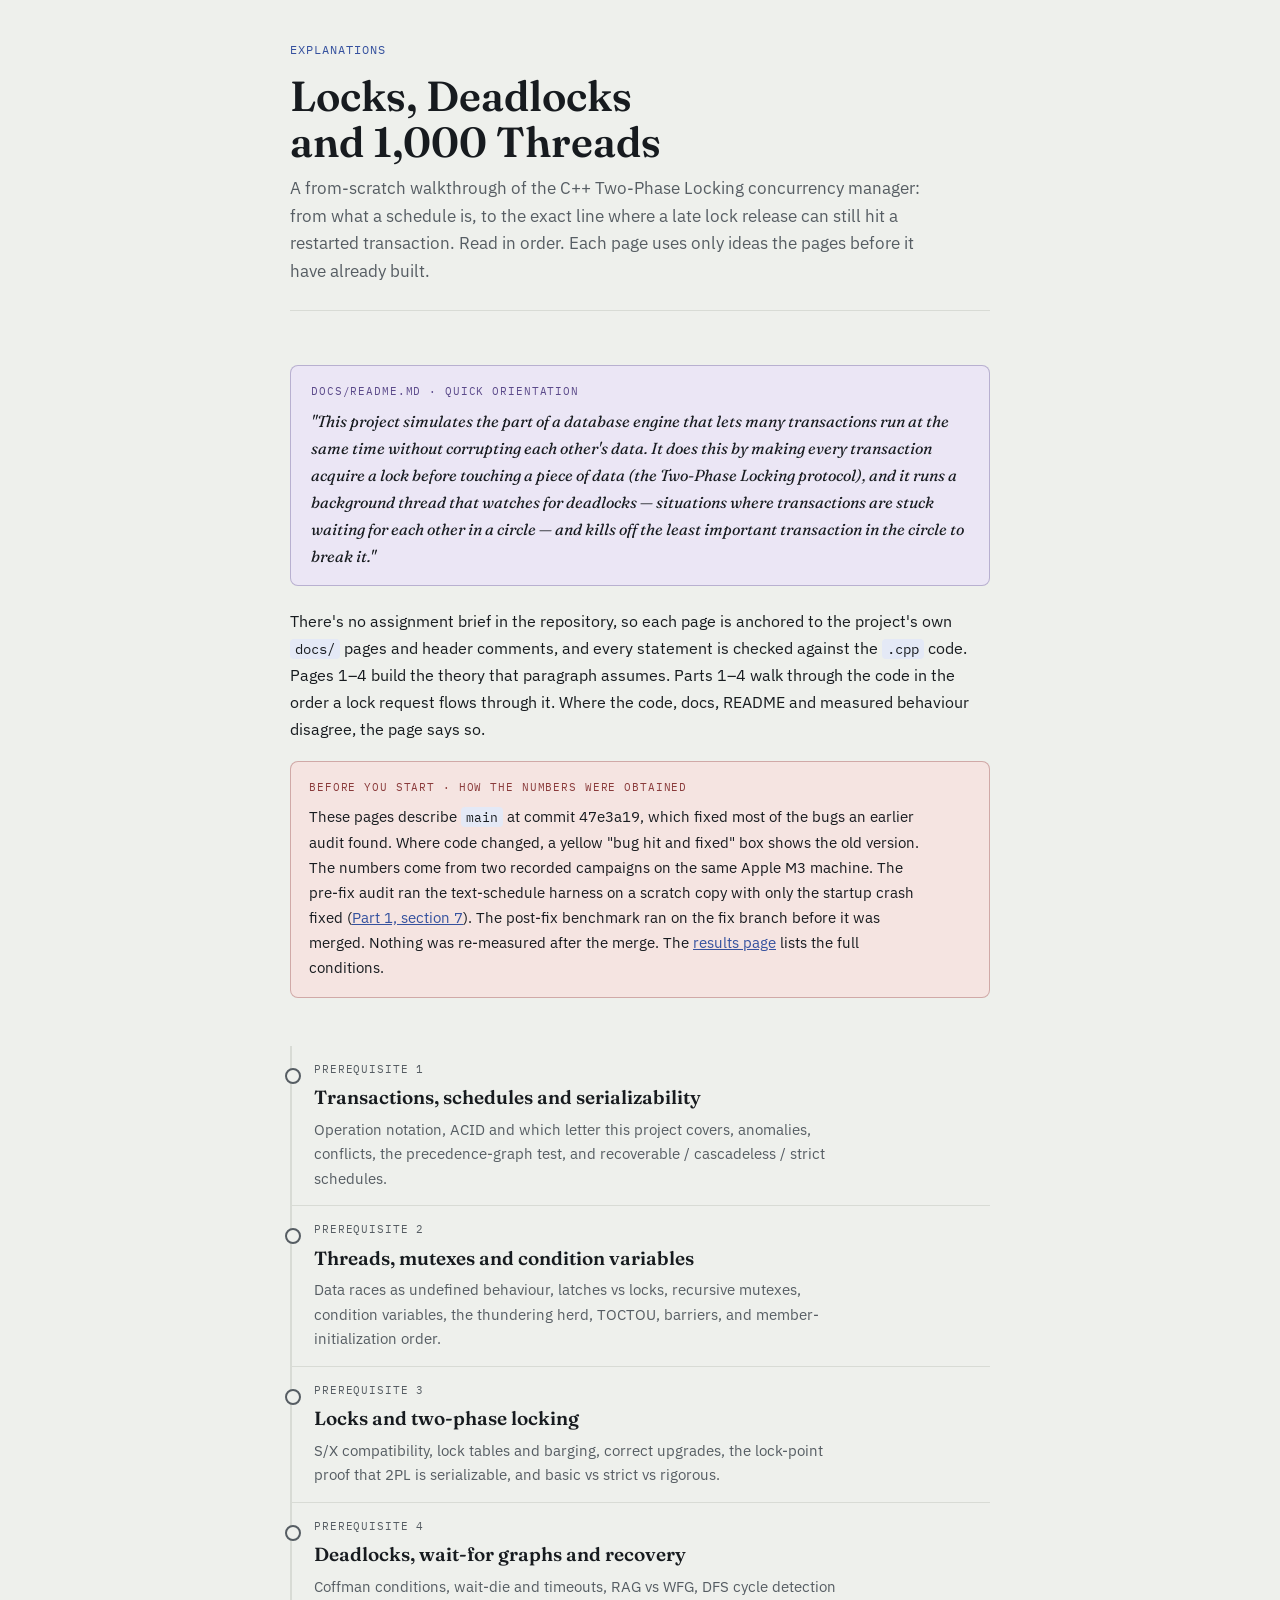
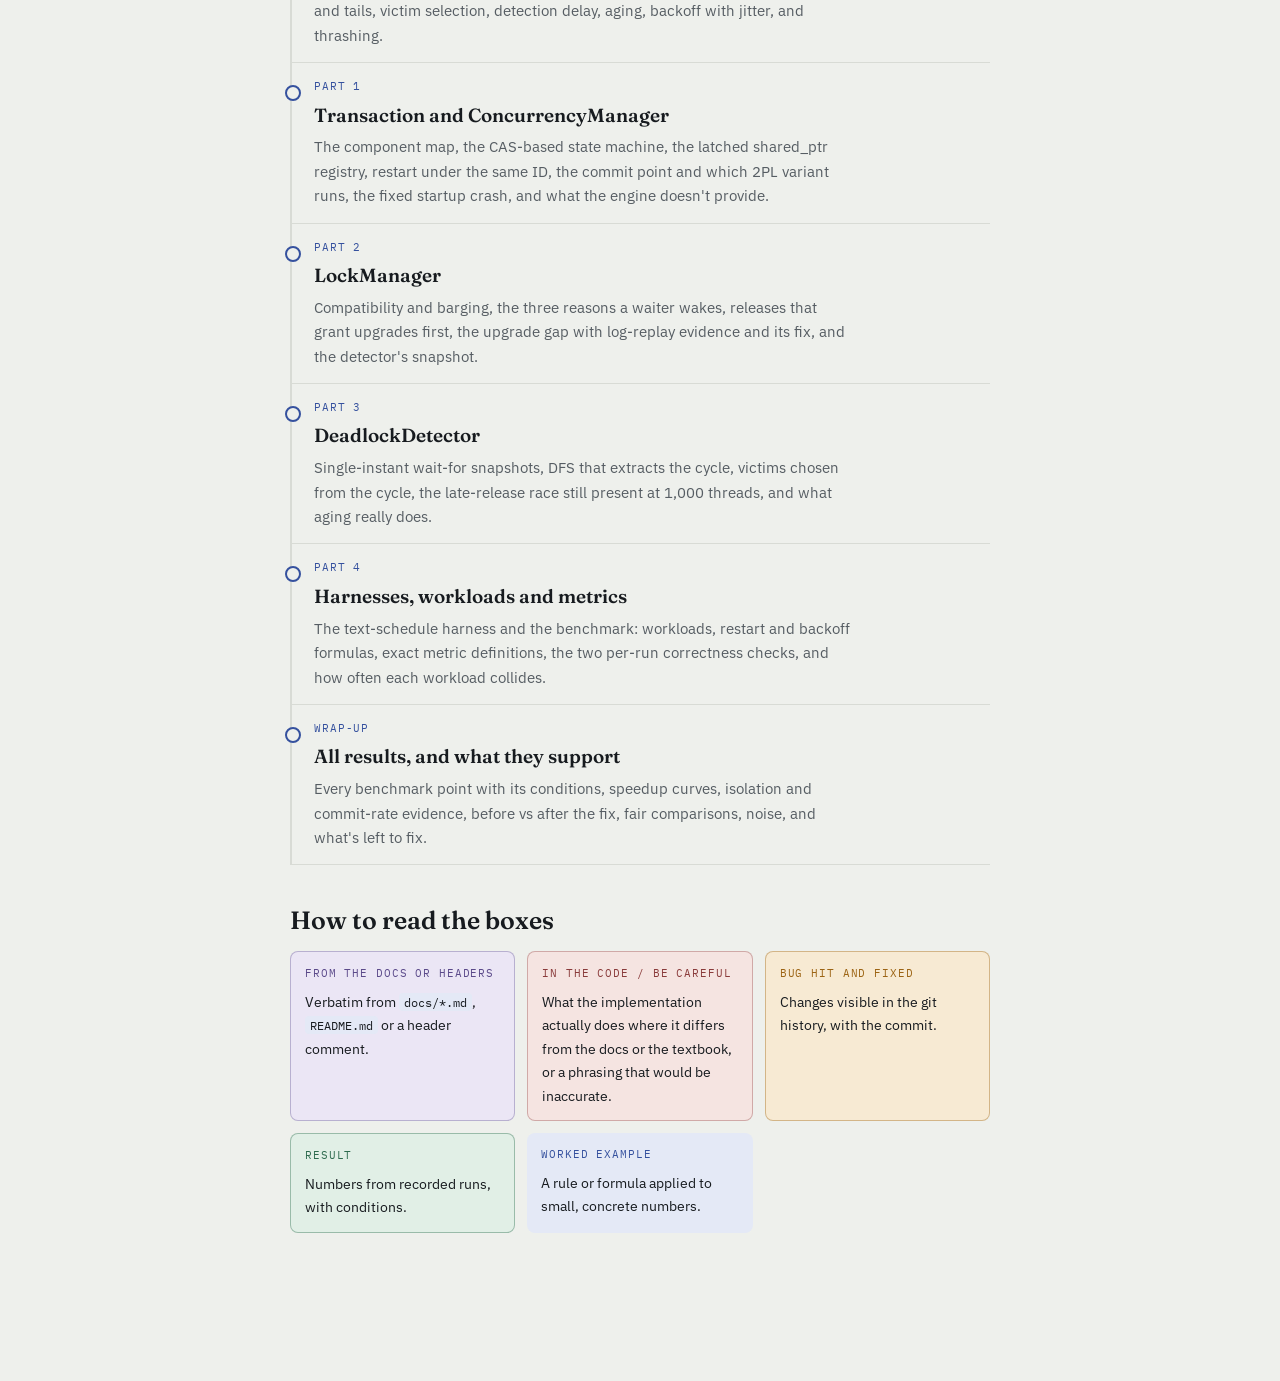
<file: explanations/index.html>
<!doctype html>
<html lang="en">
<head>
<meta charset="UTF-8">
<title>Concurrency Manager · Explanations</title>
<meta name="viewport" content="width=device-width, initial-scale=1.0">
<link rel="stylesheet" href="https://fonts.googleapis.com/css2?family=Fraunces:ital,opsz,wght@0,9..144,400;0,9..144,600;1,9..144,500&family=IBM+Plex+Sans:ital,wght@0,400;0,600;1,400&family=IBM+Plex+Mono:wght@400;500&display=swap">
<link rel="stylesheet" href="style.css">
</head>
<body>
<div class="page">
  <header class="masthead">
    <div class="crumb"><span class="here">Explanations</span></div>
    <h1 class="title">Locks, Deadlocks and 1,000 Threads</h1>
    <p class="dek">A from-scratch walkthrough of the C++ Two-Phase Locking concurrency manager: from what a schedule is, to the exact line where a late lock release can still hit a restarted transaction. Read in order. Each page uses only ideas the pages before it have already built.</p>
  </header>
  <main>
    <section>
      <div class="spec-quote">
        <span class="box-label">docs/README.md · quick orientation</span>
        <blockquote>"This project simulates the part of a database engine that lets many transactions run at the same time without corrupting each other's data. It does this by making every transaction acquire a lock before touching a piece of data (the Two-Phase Locking protocol), and it runs a background thread that watches for deadlocks — situations where transactions are stuck waiting for each other in a circle — and kills off the least important transaction in the circle to break it."</blockquote>
      </div>
      <p>There's no assignment brief in the repository, so each page is anchored to the project's own <code>docs/</code> pages and header comments, and every statement is checked against the <code>.cpp</code> code. Pages 1–4 build the theory that paragraph assumes. Parts 1–4 walk through the code in the order a lock request flows through it. Where the code, docs, README and measured behaviour disagree, the page says so.</p>
      <div class="callout impl">
        <span class="box-label">Before you start · how the numbers were obtained</span>
        <p>These pages describe <code>main</code> at commit 47e3a19, which fixed most of the bugs an earlier audit found. Where code changed, a yellow "bug hit and fixed" box shows the old version. The numbers come from two recorded campaigns on the same Apple M3 machine. The pre-fix audit ran the text-schedule harness on a scratch copy with only the startup crash fixed (<a href="05-part-transaction-and-manager.html#s7">Part 1, section 7</a>). The post-fix benchmark ran on the fix branch before it was merged. Nothing was re-measured after the merge. The <a href="09-results-and-takeaways.html#s1">results page</a> lists the full conditions.</p>
      </div>
    </section>

    <ol class="toc">
      <li class="pre"><a href="01-transactions-and-serializability.html"><span class="num">Prerequisite 1</span><span class="name">Transactions, schedules and serializability</span></a><div class="desc">Operation notation, ACID and which letter this project covers, anomalies, conflicts, the precedence-graph test, and recoverable / cascadeless / strict schedules.</div></li>
      <li class="pre"><a href="02-threads-mutexes-condvars.html"><span class="num">Prerequisite 2</span><span class="name">Threads, mutexes and condition variables</span></a><div class="desc">Data races as undefined behaviour, latches vs locks, recursive mutexes, condition variables, the thundering herd, TOCTOU, barriers, and member-initialization order.</div></li>
      <li class="pre"><a href="03-locks-and-2pl.html"><span class="num">Prerequisite 3</span><span class="name">Locks and two-phase locking</span></a><div class="desc">S/X compatibility, lock tables and barging, correct upgrades, the lock-point proof that 2PL is serializable, and basic vs strict vs rigorous.</div></li>
      <li class="pre"><a href="04-deadlocks-and-wait-for-graphs.html"><span class="num">Prerequisite 4</span><span class="name">Deadlocks, wait-for graphs and recovery</span></a><div class="desc">Coffman conditions, wait-die and timeouts, RAG vs WFG, DFS cycle detection and tails, victim selection, detection delay, aging, backoff with jitter, and thrashing.</div></li>
      <li><a href="05-part-transaction-and-manager.html"><span class="num">Part 1</span><span class="name">Transaction and ConcurrencyManager</span></a><div class="desc">The component map, the CAS-based state machine, the latched shared_ptr registry, restart under the same ID, the commit point and which 2PL variant runs, the fixed startup crash, and what the engine doesn't provide.</div></li>
      <li><a href="06-part-lock-manager.html"><span class="num">Part 2</span><span class="name">LockManager</span></a><div class="desc">Compatibility and barging, the three reasons a waiter wakes, releases that grant upgrades first, the upgrade gap with log-replay evidence and its fix, and the detector's snapshot.</div></li>
      <li><a href="07-part-deadlock-detector.html"><span class="num">Part 3</span><span class="name">DeadlockDetector</span></a><div class="desc">Single-instant wait-for snapshots, DFS that extracts the cycle, victims chosen from the cycle, the late-release race still present at 1,000 threads, and what aging really does.</div></li>
      <li><a href="08-part-harness-and-metrics.html"><span class="num">Part 4</span><span class="name">Harnesses, workloads and metrics</span></a><div class="desc">The text-schedule harness and the benchmark: workloads, restart and backoff formulas, exact metric definitions, the two per-run correctness checks, and how often each workload collides.</div></li>
      <li><a href="09-results-and-takeaways.html"><span class="num">Wrap-up</span><span class="name">All results, and what they support</span></a><div class="desc">Every benchmark point with its conditions, speedup curves, isolation and commit-rate evidence, before vs after the fix, fair comparisons, noise, and what's left to fix.</div></li>
    </ol>

    <section>
      <h2>How to read the boxes</h2>
      <div class="legend">
        <div class="spec-quote"><span class="box-label">From the docs or headers</span><p>Verbatim from <code>docs/*.md</code>, <code>README.md</code> or a header comment.</p></div>
        <div class="callout impl"><span class="box-label">In the code / Be careful</span><p>What the implementation actually does where it differs from the docs or the textbook, or a phrasing that would be inaccurate.</p></div>
        <div class="callout fix"><span class="box-label">Bug hit and fixed</span><p>Changes visible in the git history, with the commit.</p></div>
        <div class="callout result"><span class="box-label">Result</span><p>Numbers from recorded runs, with conditions.</p></div>
        <div class="worked"><span class="box-label">Worked example</span><p>A rule or formula applied to small, concrete numbers.</p></div>
      </div>
    </section>
  </main>
</div>
</body>
</html>
</file>
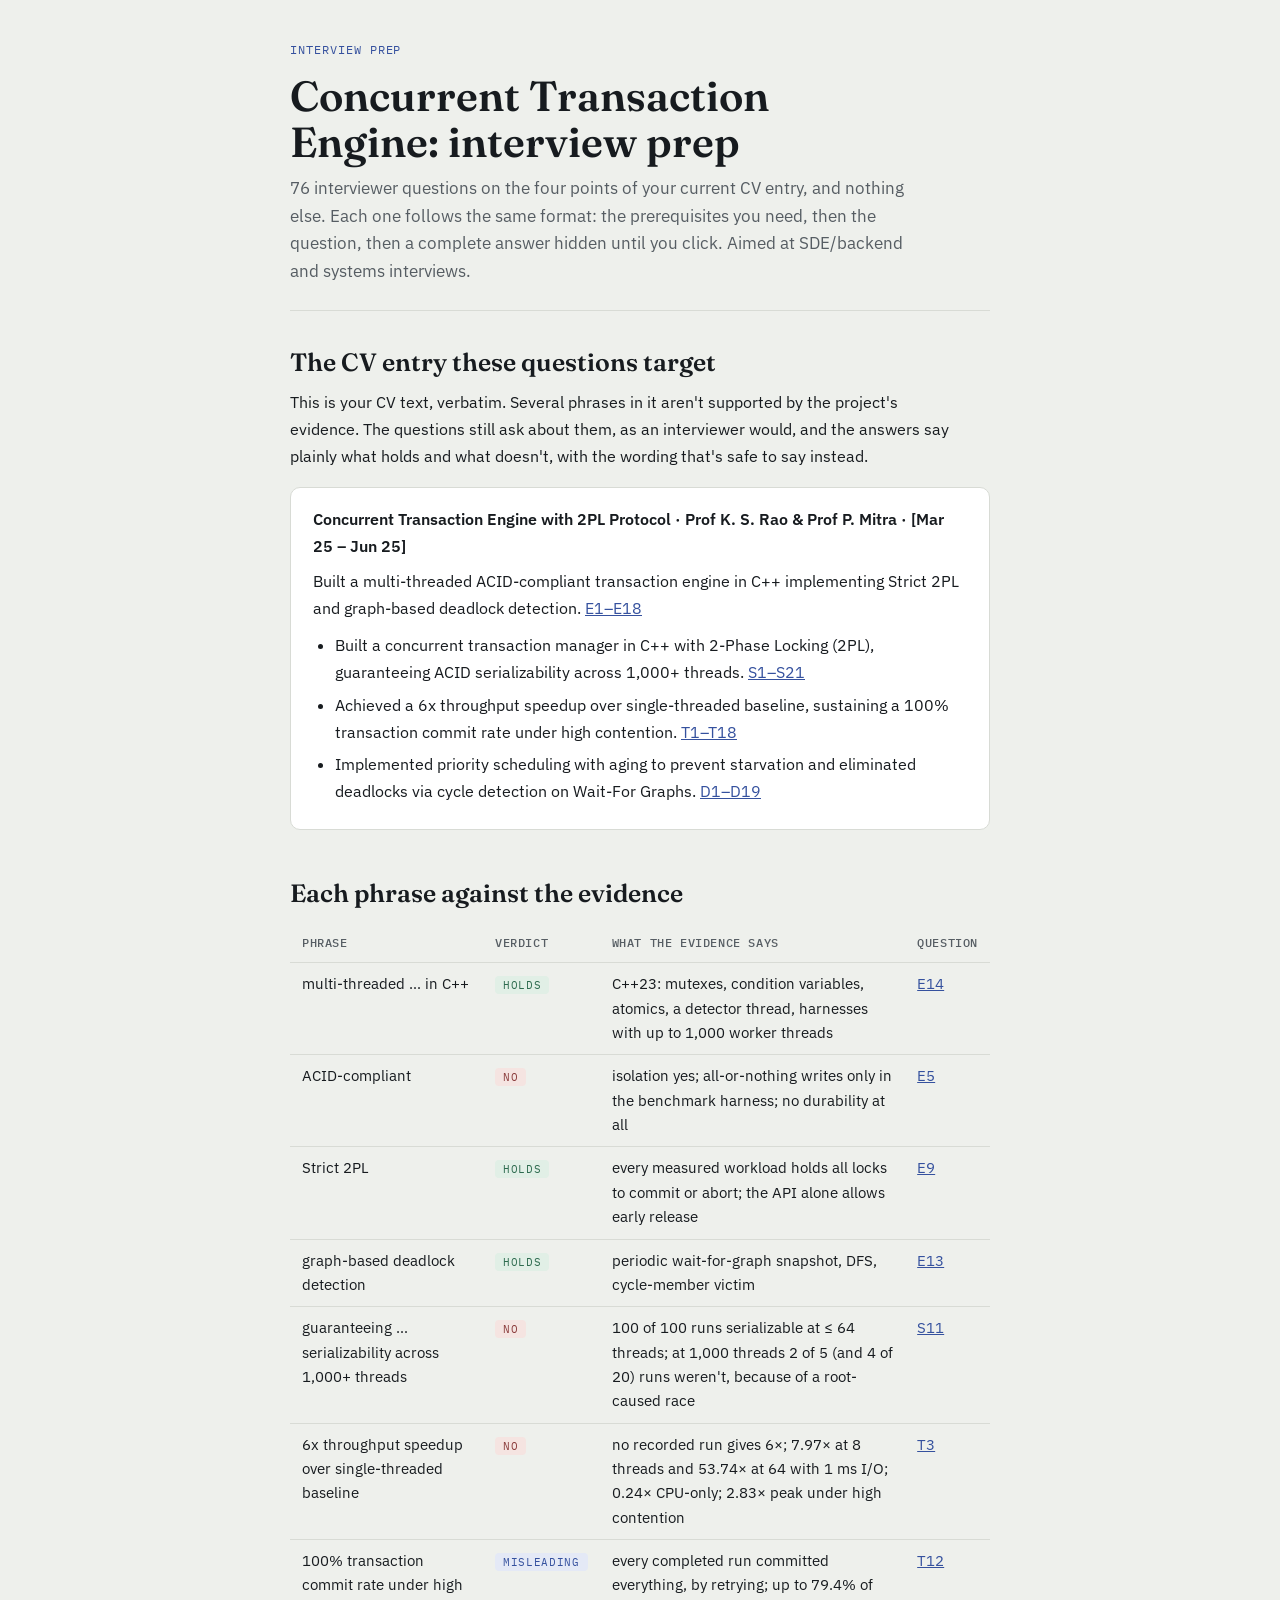
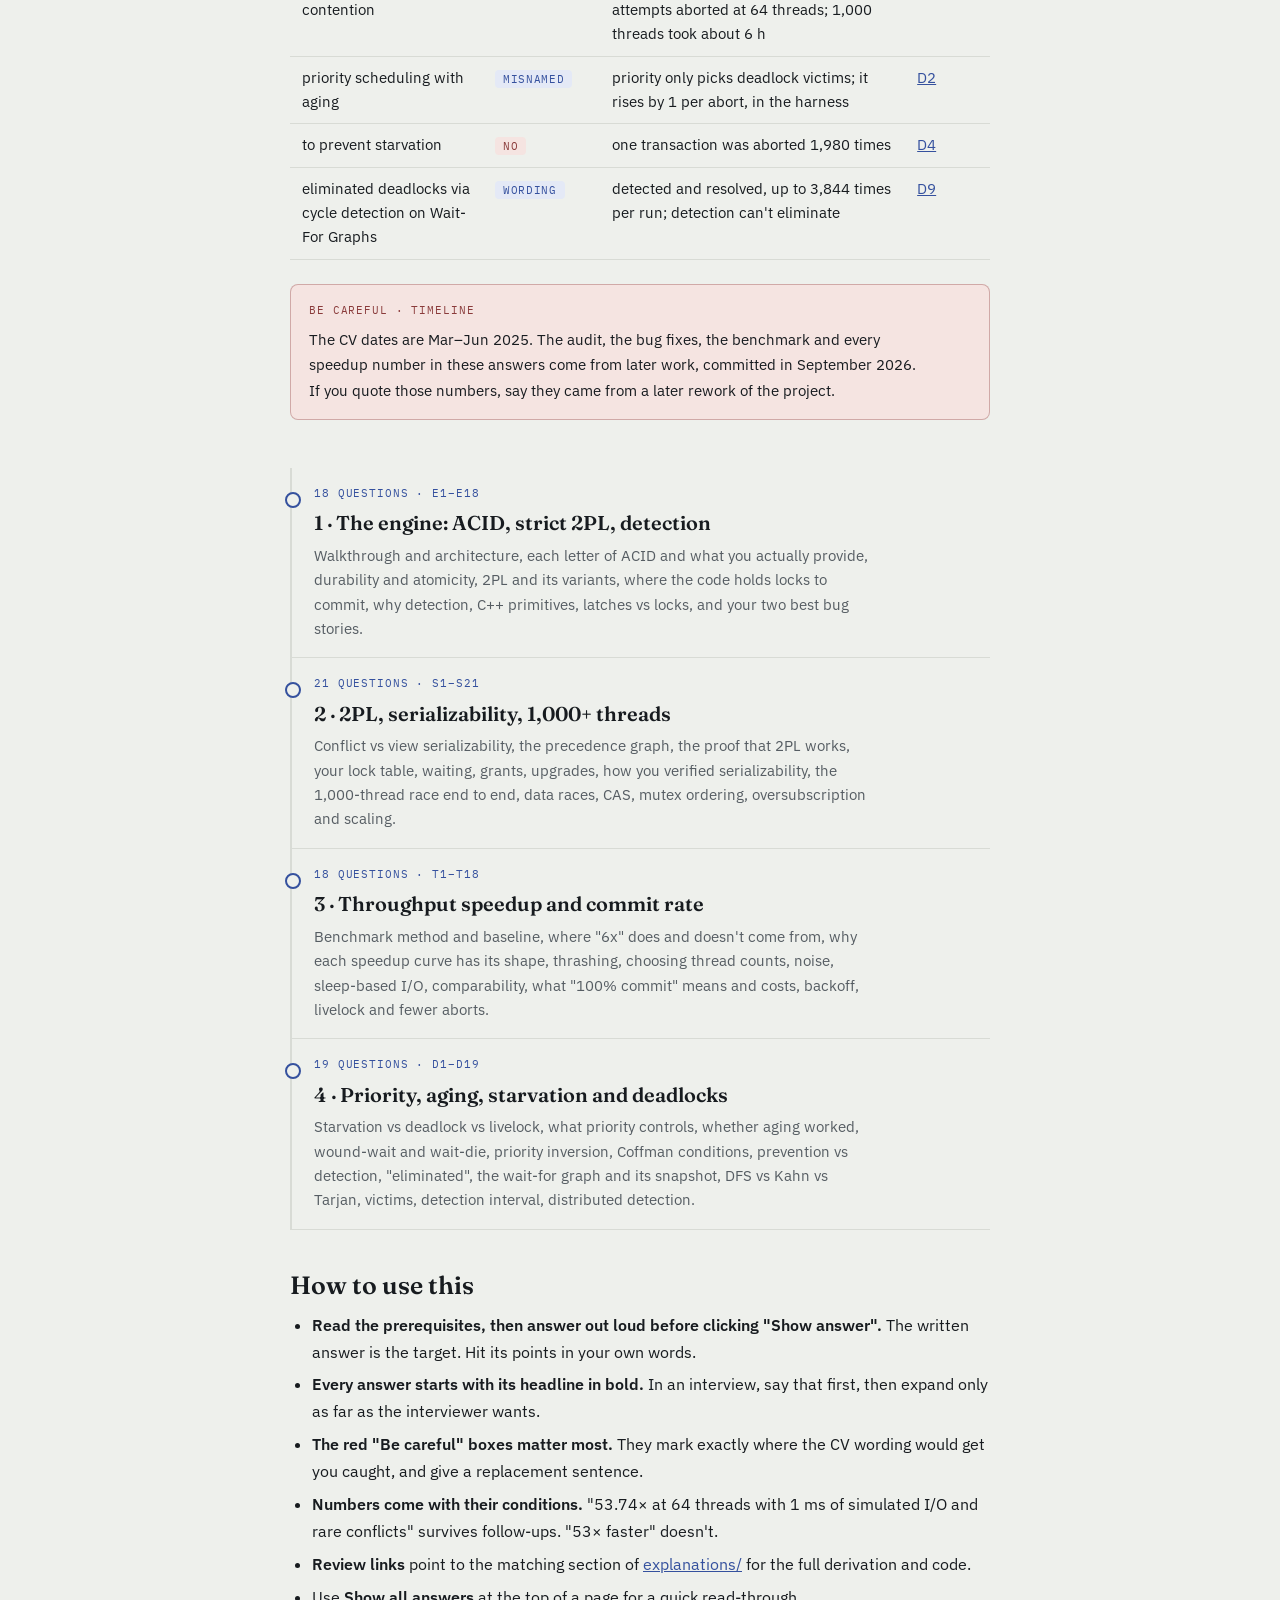
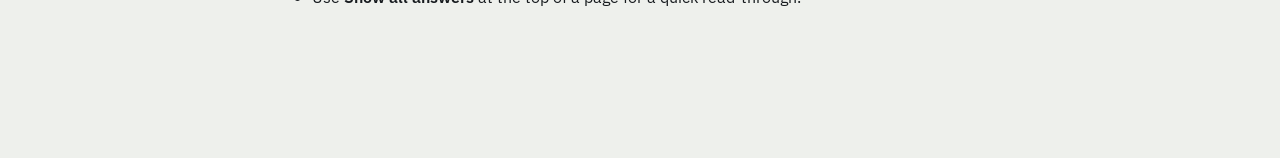
<file: test/index.html>
<!doctype html>
<html lang="en">
<head>
<meta charset="UTF-8">
<title>Concurrent Transaction Engine · Interview Prep</title>
<meta name="viewport" content="width=device-width, initial-scale=1.0">
<link rel="stylesheet" href="https://fonts.googleapis.com/css2?family=Fraunces:ital,opsz,wght@0,9..144,400;0,9..144,600;1,9..144,500&family=IBM+Plex+Sans:ital,wght@0,400;0,600;1,400&family=IBM+Plex+Mono:wght@400;500&display=swap">
<link rel="stylesheet" href="style.css">
<link rel="stylesheet" href="qa.css">
<style>
  .toc{ list-style:none; margin:0 0 40px; padding:0; border-left:2px solid var(--rule); }
  .toc li{ position:relative; padding:16px 0 16px 22px; border-bottom:1px solid var(--rule); max-width:none; margin:0; }
  .toc li::before{ content:''; position:absolute; left:-7px; top:24px; width:12px; height:12px; border-radius:50%; background:var(--paper); border:2px solid var(--accent); }
  .toc a{ text-decoration:none; display:block; }
  .toc a:hover .name{ color:var(--accent); }
  .toc .num{ font-family:'IBM Plex Mono', ui-monospace, Menlo, monospace; font-size:11px; color:var(--accent); text-transform:uppercase; letter-spacing:.08em; display:block; margin-bottom:4px; }
  .toc .name{ font-family:'Fraunces', Georgia, serif; font-size:20px; font-weight:600; color:var(--ink); }
  .toc .desc{ font-size:14.5px; color:var(--ink-soft); margin-top:4px; max-width:62ch; }
</style>
</head>
<body>
<div class="page">
  <header class="masthead">
    <div class="crumb"><span class="here">Interview prep</span></div>
    <h1 class="title">Concurrent Transaction Engine: interview prep</h1>
    <p class="dek">76 interviewer questions on the four points of your current CV entry, and nothing else. Each one follows the same format: the prerequisites you need, then the question, then a complete answer hidden until you click. Aimed at SDE/backend and systems interviews.</p>
  </header>
  <main>

    <section>
      <h2>The CV entry these questions target</h2>
      <p>This is your CV text, verbatim. Several phrases in it aren't supported by the project's evidence. The questions still ask about them, as an interviewer would, and the answers say plainly what holds and what doesn't, with the wording that's safe to say instead.</p>
      <div class="cv">
        <p class="cv-title">Concurrent Transaction Engine with 2PL Protocol · Prof K. S. Rao &amp; Prof P. Mitra · [Mar 25 – Jun 25]</p>
        <p style="margin:0 0 10px">Built a multi-threaded ACID-compliant transaction engine in C++ implementing Strict 2PL and graph-based deadlock detection. <a href="01-engine-acid-strict-2pl.html">E1–E18</a></p>
        <ul>
          <li>Built a concurrent transaction manager in C++ with 2-Phase Locking (2PL), guaranteeing ACID serializability across 1,000+ threads. <a href="02-2pl-serializability-threads.html">S1–S21</a></li>
          <li>Achieved a 6x throughput speedup over single-threaded baseline, sustaining a 100% transaction commit rate under high contention. <a href="03-throughput-commit-rate.html">T1–T18</a></li>
          <li>Implemented priority scheduling with aging to prevent starvation and eliminated deadlocks via cycle detection on Wait-For Graphs. <a href="04-priority-aging-deadlocks.html">D1–D19</a></li>
        </ul>
      </div>
    </section>

    <section>
      <h2>Each phrase against the evidence</h2>
      <div class="tbl-wrap">
      <table>
        <thead><tr><th>Phrase</th><th>Verdict</th><th>What the evidence says</th><th>Question</th></tr></thead>
        <tbody>
          <tr><td>multi-threaded … in C++</td><td><span class="verdict ok">holds</span></td><td>C++23: mutexes, condition variables, atomics, a detector thread, harnesses with up to 1,000 worker threads</td><td><a href="01-engine-acid-strict-2pl.html#e14">E14</a></td></tr>
          <tr><td>ACID-compliant</td><td><span class="verdict bad">no</span></td><td>isolation yes; all-or-nothing writes only in the benchmark harness; no durability at all</td><td><a href="01-engine-acid-strict-2pl.html#e5">E5</a></td></tr>
          <tr><td>Strict 2PL</td><td><span class="verdict ok">holds</span></td><td>every measured workload holds all locks to commit or abort; the API alone allows early release</td><td><a href="01-engine-acid-strict-2pl.html#e9">E9</a></td></tr>
          <tr><td>graph-based deadlock detection</td><td><span class="verdict ok">holds</span></td><td>periodic wait-for-graph snapshot, DFS, cycle-member victim</td><td><a href="01-engine-acid-strict-2pl.html#e13">E13</a></td></tr>
          <tr><td>guaranteeing … serializability across 1,000+ threads</td><td><span class="verdict bad">no</span></td><td>100 of 100 runs serializable at ≤ 64 threads; at 1,000 threads 2 of 5 (and 4 of 20) runs weren't, because of a root-caused race</td><td><a href="02-2pl-serializability-threads.html#s11">S11</a></td></tr>
          <tr><td>6x throughput speedup over single-threaded baseline</td><td><span class="verdict bad">no</span></td><td>no recorded run gives 6×; 7.97× at 8 threads and 53.74× at 64 with 1 ms I/O; 0.24× CPU-only; 2.83× peak under high contention</td><td><a href="03-throughput-commit-rate.html#t3">T3</a></td></tr>
          <tr><td>100% transaction commit rate under high contention</td><td><span class="verdict warn">misleading</span></td><td>every completed run committed everything, by retrying; up to 79.4% of attempts aborted at 64 threads; 1,000 threads took about 6 h</td><td><a href="03-throughput-commit-rate.html#t12">T12</a></td></tr>
          <tr><td>priority scheduling with aging</td><td><span class="verdict warn">misnamed</span></td><td>priority only picks deadlock victims; it rises by 1 per abort, in the harness</td><td><a href="04-priority-aging-deadlocks.html#d2">D2</a></td></tr>
          <tr><td>to prevent starvation</td><td><span class="verdict bad">no</span></td><td>one transaction was aborted 1,980 times</td><td><a href="04-priority-aging-deadlocks.html#d4">D4</a></td></tr>
          <tr><td>eliminated deadlocks via cycle detection on Wait-For Graphs</td><td><span class="verdict warn">wording</span></td><td>detected and resolved, up to 3,844 times per run; detection can't eliminate</td><td><a href="04-priority-aging-deadlocks.html#d9">D9</a></td></tr>
        </tbody>
      </table>
      </div>
      <div class="callout impl">
        <span class="box-label">Be careful · timeline</span>
        <p>The CV dates are Mar–Jun 2025. The audit, the bug fixes, the benchmark and every speedup number in these answers come from later work, committed in September 2026. If you quote those numbers, say they came from a later rework of the project.</p>
      </div>
    </section>

    <ol class="toc">
      <li><a href="01-engine-acid-strict-2pl.html"><span class="num">18 questions · E1–E18</span><span class="name">1 · The engine: ACID, strict 2PL, detection</span></a><div class="desc">Walkthrough and architecture, each letter of ACID and what you actually provide, durability and atomicity, 2PL and its variants, where the code holds locks to commit, why detection, C++ primitives, latches vs locks, and your two best bug stories.</div></li>
      <li><a href="02-2pl-serializability-threads.html"><span class="num">21 questions · S1–S21</span><span class="name">2 · 2PL, serializability, 1,000+ threads</span></a><div class="desc">Conflict vs view serializability, the precedence graph, the proof that 2PL works, your lock table, waiting, grants, upgrades, how you verified serializability, the 1,000-thread race end to end, data races, CAS, mutex ordering, oversubscription and scaling.</div></li>
      <li><a href="03-throughput-commit-rate.html"><span class="num">18 questions · T1–T18</span><span class="name">3 · Throughput speedup and commit rate</span></a><div class="desc">Benchmark method and baseline, where "6x" does and doesn't come from, why each speedup curve has its shape, thrashing, choosing thread counts, noise, sleep-based I/O, comparability, what "100% commit" means and costs, backoff, livelock and fewer aborts.</div></li>
      <li><a href="04-priority-aging-deadlocks.html"><span class="num">19 questions · D1–D19</span><span class="name">4 · Priority, aging, starvation and deadlocks</span></a><div class="desc">Starvation vs deadlock vs livelock, what priority controls, whether aging worked, wound-wait and wait-die, priority inversion, Coffman conditions, prevention vs detection, "eliminated", the wait-for graph and its snapshot, DFS vs Kahn vs Tarjan, victims, detection interval, distributed detection.</div></li>
    </ol>

    <section>
      <h2>How to use this</h2>
      <ul>
        <li><strong>Read the prerequisites, then answer out loud before clicking "Show answer".</strong> The written answer is the target. Hit its points in your own words.</li>
        <li><strong>Every answer starts with its headline in bold.</strong> In an interview, say that first, then expand only as far as the interviewer wants.</li>
        <li><strong>The red "Be careful" boxes matter most.</strong> They mark exactly where the CV wording would get you caught, and give a replacement sentence.</li>
        <li><strong>Numbers come with their conditions.</strong> "53.74× at 64 threads with 1 ms of simulated I/O and rare conflicts" survives follow-ups. "53× faster" doesn't.</li>
        <li><strong>Review links</strong> point to the matching section of <a href="../explanations/index.html">explanations/</a> for the full derivation and code.</li>
        <li>Use <strong>Show all answers</strong> at the top of a page for a quick read-through.</li>
      </ul>
    </section>
  </main>
</div>
</body>
</html>
</file>
<file: explanations/style.css>
:root{
  --paper:#EEF0EC;
  --paper-raised:#FFFFFF;
  --ink:#171B1F;
  --ink-soft:#565D63;
  --rule:#D8DBD5;
  --accent:#35519E;
  --accent-soft:#E4E9F6;
  --warn:#9C6414;
  --warn-soft:#F7EAD3;
  --good:#2E6B4F;
  --good-soft:#E1EFE6;
  --spec:#5B4A8A;
  --spec-soft:#EBE6F5;
  --impl:#8A3B3B;
  --impl-soft:#F5E4E1;
}
@media (prefers-color-scheme: dark){
  :root:not([data-theme="light"]){
    --paper:#12151A; --paper-raised:#1B1F26; --ink:#E7E9E4; --ink-soft:#9AA0A6;
    --rule:#2A2F36; --accent:#8DA3EF; --accent-soft:#212841;
    --warn:#E0A83E; --warn-soft:#332708; --good:#79C79C; --good-soft:#152820;
    --spec:#B4A3E0; --spec-soft:#25203A; --impl:#E8908A; --impl-soft:#3A1E1C;
  }
}
:root[data-theme="dark"]{
  --paper:#12151A; --paper-raised:#1B1F26; --ink:#E7E9E4; --ink-soft:#9AA0A6;
  --rule:#2A2F36; --accent:#8DA3EF; --accent-soft:#212841;
  --warn:#E0A83E; --warn-soft:#332708; --good:#79C79C; --good-soft:#152820;
  --spec:#B4A3E0; --spec-soft:#25203A; --impl:#E8908A; --impl-soft:#3A1E1C;
}

*{box-sizing:border-box;}
html{background:var(--paper);}
body{
  background:var(--paper); color:var(--ink);
  font-family:'IBM Plex Sans', system-ui, -apple-system, 'Segoe UI', sans-serif;
  font-size:16px; line-height:1.68; -webkit-font-smoothing:antialiased; margin:0;
}
.page{ max-width:740px; margin:0 auto; padding:0 20px 100px; }

header.masthead{ padding:40px 0 24px; border-bottom:1px solid var(--rule); margin-bottom:8px; }
.crumb{
  font-family:'IBM Plex Mono', ui-monospace, Menlo, monospace; font-size:12px; letter-spacing:.08em; text-transform:uppercase;
  color:var(--ink-soft); margin-bottom:14px; display:flex; gap:8px; flex-wrap:wrap; align-items:center;
}
.crumb a{ color:var(--ink-soft); text-decoration:none; }
.crumb a:hover{ color:var(--accent); }
.crumb .sep{ color:var(--rule); }
.crumb .here{ color:var(--accent); }

.stage-tag{
  font-family:'IBM Plex Mono', ui-monospace, Menlo, monospace; font-size:12px; color:var(--accent);
  text-transform:uppercase; letter-spacing:.1em; margin-bottom:8px; display:block;
}
h1.title{
  font-family:'Fraunces', Georgia, 'Times New Roman', serif; font-weight:600; font-size:clamp(28px,5vw,42px);
  line-height:1.08; text-wrap:balance; margin:0 0 10px;
}
p.dek{ font-size:16.5px; color:var(--ink-soft); margin:0; max-width:64ch; }

main{ padding-top:28px; }
section{ margin-bottom:48px; }
h2{
  font-family:'Fraunces', Georgia, serif; font-weight:600; font-size:25px; line-height:1.2;
  margin:40px 0 12px; text-wrap:balance; scroll-margin-top:20px;
}
h3{
  font-family:'IBM Plex Sans', system-ui, sans-serif; font-weight:600; font-size:17px;
  margin:28px 0 8px; color:var(--ink);
}
section > h2:first-child{ margin-top:0; }
p, li{ max-width:68ch; }
p{ margin:0 0 16px; }
ul, ol{ margin:0 0 16px; padding-left:22px; }
li{ margin-bottom:6px; }
strong{ color:var(--ink); font-weight:600; }
em.term{ font-style:normal; font-weight:600; color:var(--accent); }
a{ color:var(--accent); }
code{ font-family:'IBM Plex Mono', ui-monospace, Menlo, monospace; font-size:0.88em; background:var(--accent-soft); padding:1px 5px; border-radius:4px; }

.box-label{
  font-family:'IBM Plex Mono', ui-monospace, Menlo, monospace; font-size:11px; text-transform:uppercase;
  letter-spacing:.08em; display:block; margin-bottom:8px;
}

.spec-quote{ background:var(--spec-soft); border:1px solid color-mix(in srgb, var(--spec) 35%, transparent); border-radius:8px; padding:16px 20px; margin:18px 0 22px; }
.spec-quote .box-label{ color:var(--spec); }
.spec-quote blockquote{ margin:0; font-family:'Fraunces', Georgia, serif; font-style:italic; font-size:16px; color:var(--ink); }

.recap{ background:var(--paper-raised); border:1px dashed var(--rule); border-radius:8px; padding:12px 16px; margin:0 0 24px; font-size:14px; color:var(--ink-soft); }
.recap .box-label{ display:inline; margin-right:8px; color:var(--ink-soft); }
.recap a{ color:var(--ink-soft); }

.eq{
  background:var(--paper-raised); border:1px solid var(--rule); border-left:3px solid var(--accent);
  border-radius:6px; padding:6px 20px 12px; margin:18px 0; overflow-x:auto;
}
.eq .note{ color:var(--ink-soft); font-size:14.5px; margin:6px 0 4px; }
.eq .note:last-child{ margin-bottom:4px; }
.katex{ font-size:1.07em; }
.katex-display{ overflow-x:auto; overflow-y:hidden; padding:4px 0; margin:10px 0; }

.worked{ background:var(--accent-soft); border-radius:8px; padding:16px 20px; margin:18px 0; overflow-x:auto; }
.worked .box-label{ color:var(--accent); }
.worked p:last-child{ margin-bottom:0; }

.callout{ border-radius:8px; padding:16px 18px; margin:18px 0; font-size:15px; }
.callout p:last-child, .callout ul:last-child{ margin-bottom:0; }
.callout.fix{ background:var(--warn-soft); border:1px solid color-mix(in srgb, var(--warn) 40%, transparent); }
.callout.fix .box-label{ color:var(--warn); }
.callout.result{ background:var(--good-soft); border:1px solid color-mix(in srgb, var(--good) 40%, transparent); }
.callout.result .box-label{ color:var(--good); }
.callout.impl{ background:var(--impl-soft); border:1px solid color-mix(in srgb, var(--impl) 35%, transparent); }
.callout.impl .box-label{ color:var(--impl); }

.figure{ background:var(--paper-raised); border:1px solid var(--rule); border-radius:10px; padding:20px; margin:20px 0 28px; overflow-x:auto; }
.figure svg{ display:block; margin:0 auto; max-width:100%; height:auto; }
.figure figcaption{ font-size:13px; color:var(--ink-soft); text-align:center; margin-top:12px; font-family:'IBM Plex Mono', ui-monospace, Menlo, monospace; }

.tbl-wrap{ overflow-x:auto; margin:16px 0 24px; }
table{ width:100%; border-collapse:collapse; font-size:14.5px; }
table caption{ text-align:left; font-family:'IBM Plex Mono', ui-monospace, Menlo, monospace; font-size:12px; color:var(--ink-soft); margin-bottom:8px; text-transform:uppercase; letter-spacing:.06em; }
th, td{ text-align:left; padding:9px 12px; border-bottom:1px solid var(--rule); font-variant-numeric:tabular-nums; vertical-align:top; }
th{ font-family:'IBM Plex Mono', ui-monospace, Menlo, monospace; font-size:12px; text-transform:uppercase; letter-spacing:.05em; color:var(--ink-soft); font-weight:500; }
tr.hi td{ background:var(--accent-soft); font-weight:600; }
td.num, th.num{ text-align:right; }

.example{ display:grid; gap:10px; background:var(--accent-soft); border-radius:8px; padding:16px 18px; margin:16px 0; font-size:14.5px; }
.example .row{ display:flex; gap:12px; align-items:baseline; }
.example .who{ font-family:'IBM Plex Mono', ui-monospace, Menlo, monospace; font-size:11.5px; text-transform:uppercase; color:var(--accent); min-width:80px; flex-shrink:0; }

.pager{ display:flex; justify-content:space-between; gap:16px; margin-top:56px; padding-top:24px; border-top:1px solid var(--rule); font-family:'IBM Plex Mono', ui-monospace, Menlo, monospace; font-size:13px; }
.pager a{ text-decoration:none; color:var(--ink); }
.pager a:hover{ color:var(--accent); }
.pager .lbl{ display:block; font-size:10.5px; color:var(--ink-soft); text-transform:uppercase; letter-spacing:.08em; margin-bottom:3px; }
.pager .next{ text-align:right; }
.pager .spacer{ flex:1; }

.offline-note{ display:none; background:var(--impl-soft); color:var(--ink); padding:10px 16px; font-size:14px; text-align:center; }
body.math-offline .offline-note{ display:block; }

a:focus-visible{ outline:2px solid var(--accent); outline-offset:2px; border-radius:2px; }

@media (max-width:520px){
  .pager{ flex-direction:column; }
  .pager .next{ text-align:left; }
  .example .row{ flex-direction:column; gap:2px; }
  .eq{ padding:6px 12px 12px; }
}

/* project additions: code blocks, TOC, legend, diagram text */
pre{ background:var(--paper-raised); border:1px solid var(--rule); border-left:3px solid var(--ink-soft); border-radius:6px; padding:12px 16px; margin:16px 0 20px; overflow-x:auto; font-size:13px; line-height:1.55; }
pre code{ background:none; padding:0; font-size:inherit; border-radius:0; }
.callout pre, .worked pre{ background:var(--paper-raised); }
.toc{ list-style:none; margin:0 0 40px; padding:0; border-left:2px solid var(--rule); }
.toc li{ position:relative; padding:14px 0 14px 22px; border-bottom:1px solid var(--rule); max-width:none; margin:0; }
.toc li::before{ content:''; position:absolute; left:-7px; top:22px; width:12px; height:12px; border-radius:50%; background:var(--paper); border:2px solid var(--accent); }
.toc li.pre::before{ border-color:var(--ink-soft); }
.toc a{ text-decoration:none; display:block; }
.toc a:hover .name{ color:var(--accent); }
.toc .num{ font-family:'IBM Plex Mono', ui-monospace, Menlo, monospace; font-size:11px; color:var(--accent); text-transform:uppercase; letter-spacing:.08em; display:block; margin-bottom:4px; }
.toc li.pre .num{ color:var(--ink-soft); }
.toc .name{ font-family:'Fraunces', Georgia, serif; font-size:19px; font-weight:600; color:var(--ink); }
.toc .desc{ font-size:14.5px; color:var(--ink-soft); margin-top:4px; max-width:60ch; }
.legend{ display:grid; grid-template-columns:repeat(auto-fit, minmax(210px, 1fr)); gap:12px; margin:16px 0 8px; }
.legend > div{ margin:0; font-size:14px; padding:12px 14px; }
.legend p{ margin:0; }
.figure svg text{ font-family:'IBM Plex Mono', ui-monospace, Menlo, monospace; }
.sched{ font-family:'IBM Plex Mono', ui-monospace, Menlo, monospace; font-size:13.5px; }
</file>
<file: test/style.css>
:root{
  --paper:#EEF0EC;
  --paper-raised:#FFFFFF;
  --ink:#171B1F;
  --ink-soft:#565D63;
  --rule:#D8DBD5;
  --accent:#35519E;
  --accent-soft:#E4E9F6;
  --warn:#9C6414;
  --warn-soft:#F7EAD3;
  --good:#2E6B4F;
  --good-soft:#E1EFE6;
  --spec:#5B4A8A;
  --spec-soft:#EBE6F5;
  --impl:#8A3B3B;
  --impl-soft:#F5E4E1;
}
@media (prefers-color-scheme: dark){
  :root:not([data-theme="light"]){
    --paper:#12151A; --paper-raised:#1B1F26; --ink:#E7E9E4; --ink-soft:#9AA0A6;
    --rule:#2A2F36; --accent:#8DA3EF; --accent-soft:#212841;
    --warn:#E0A83E; --warn-soft:#332708; --good:#79C79C; --good-soft:#152820;
    --spec:#B4A3E0; --spec-soft:#25203A; --impl:#E8908A; --impl-soft:#3A1E1C;
  }
}
:root[data-theme="dark"]{
  --paper:#12151A; --paper-raised:#1B1F26; --ink:#E7E9E4; --ink-soft:#9AA0A6;
  --rule:#2A2F36; --accent:#8DA3EF; --accent-soft:#212841;
  --warn:#E0A83E; --warn-soft:#332708; --good:#79C79C; --good-soft:#152820;
  --spec:#B4A3E0; --spec-soft:#25203A; --impl:#E8908A; --impl-soft:#3A1E1C;
}

*{box-sizing:border-box;}
html{background:var(--paper);}
body{
  background:var(--paper); color:var(--ink);
  font-family:'IBM Plex Sans', system-ui, -apple-system, 'Segoe UI', sans-serif;
  font-size:16px; line-height:1.68; -webkit-font-smoothing:antialiased; margin:0;
}
.page{ max-width:740px; margin:0 auto; padding:0 20px 100px; }

header.masthead{ padding:40px 0 24px; border-bottom:1px solid var(--rule); margin-bottom:8px; }
.crumb{
  font-family:'IBM Plex Mono', ui-monospace, Menlo, monospace; font-size:12px; letter-spacing:.08em; text-transform:uppercase;
  color:var(--ink-soft); margin-bottom:14px; display:flex; gap:8px; flex-wrap:wrap; align-items:center;
}
.crumb a{ color:var(--ink-soft); text-decoration:none; }
.crumb a:hover{ color:var(--accent); }
.crumb .sep{ color:var(--rule); }
.crumb .here{ color:var(--accent); }

.stage-tag{
  font-family:'IBM Plex Mono', ui-monospace, Menlo, monospace; font-size:12px; color:var(--accent);
  text-transform:uppercase; letter-spacing:.1em; margin-bottom:8px; display:block;
}
h1.title{
  font-family:'Fraunces', Georgia, 'Times New Roman', serif; font-weight:600; font-size:clamp(28px,5vw,42px);
  line-height:1.08; text-wrap:balance; margin:0 0 10px;
}
p.dek{ font-size:16.5px; color:var(--ink-soft); margin:0; max-width:64ch; }

main{ padding-top:28px; }
section{ margin-bottom:48px; }
h2{
  font-family:'Fraunces', Georgia, serif; font-weight:600; font-size:25px; line-height:1.2;
  margin:40px 0 12px; text-wrap:balance; scroll-margin-top:20px;
}
h3{
  font-family:'IBM Plex Sans', system-ui, sans-serif; font-weight:600; font-size:17px;
  margin:28px 0 8px; color:var(--ink);
}
section > h2:first-child{ margin-top:0; }
p, li{ max-width:68ch; }
p{ margin:0 0 16px; }
ul, ol{ margin:0 0 16px; padding-left:22px; }
li{ margin-bottom:6px; }
strong{ color:var(--ink); font-weight:600; }
em.term{ font-style:normal; font-weight:600; color:var(--accent); }
a{ color:var(--accent); }
code{ font-family:'IBM Plex Mono', ui-monospace, Menlo, monospace; font-size:0.88em; background:var(--accent-soft); padding:1px 5px; border-radius:4px; }

.box-label{
  font-family:'IBM Plex Mono', ui-monospace, Menlo, monospace; font-size:11px; text-transform:uppercase;
  letter-spacing:.08em; display:block; margin-bottom:8px;
}

.spec-quote{ background:var(--spec-soft); border:1px solid color-mix(in srgb, var(--spec) 35%, transparent); border-radius:8px; padding:16px 20px; margin:18px 0 22px; }
.spec-quote .box-label{ color:var(--spec); }
.spec-quote blockquote{ margin:0; font-family:'Fraunces', Georgia, serif; font-style:italic; font-size:16px; color:var(--ink); }

.recap{ background:var(--paper-raised); border:1px dashed var(--rule); border-radius:8px; padding:12px 16px; margin:0 0 24px; font-size:14px; color:var(--ink-soft); }
.recap .box-label{ display:inline; margin-right:8px; color:var(--ink-soft); }
.recap a{ color:var(--ink-soft); }

.eq{
  background:var(--paper-raised); border:1px solid var(--rule); border-left:3px solid var(--accent);
  border-radius:6px; padding:6px 20px 12px; margin:18px 0; overflow-x:auto;
}
.eq .note{ color:var(--ink-soft); font-size:14.5px; margin:6px 0 4px; }
.eq .note:last-child{ margin-bottom:4px; }
.katex{ font-size:1.07em; }
.katex-display{ overflow-x:auto; overflow-y:hidden; padding:4px 0; margin:10px 0; }

.worked{ background:var(--accent-soft); border-radius:8px; padding:16px 20px; margin:18px 0; overflow-x:auto; }
.worked .box-label{ color:var(--accent); }
.worked p:last-child{ margin-bottom:0; }

.callout{ border-radius:8px; padding:16px 18px; margin:18px 0; font-size:15px; }
.callout p:last-child, .callout ul:last-child{ margin-bottom:0; }
.callout.fix{ background:var(--warn-soft); border:1px solid color-mix(in srgb, var(--warn) 40%, transparent); }
.callout.fix .box-label{ color:var(--warn); }
.callout.result{ background:var(--good-soft); border:1px solid color-mix(in srgb, var(--good) 40%, transparent); }
.callout.result .box-label{ color:var(--good); }
.callout.impl{ background:var(--impl-soft); border:1px solid color-mix(in srgb, var(--impl) 35%, transparent); }
.callout.impl .box-label{ color:var(--impl); }

.figure{ background:var(--paper-raised); border:1px solid var(--rule); border-radius:10px; padding:20px; margin:20px 0 28px; overflow-x:auto; }
.figure svg{ display:block; margin:0 auto; max-width:100%; height:auto; }
.figure figcaption{ font-size:13px; color:var(--ink-soft); text-align:center; margin-top:12px; font-family:'IBM Plex Mono', ui-monospace, Menlo, monospace; }

.tbl-wrap{ overflow-x:auto; margin:16px 0 24px; }
table{ width:100%; border-collapse:collapse; font-size:14.5px; }
table caption{ text-align:left; font-family:'IBM Plex Mono', ui-monospace, Menlo, monospace; font-size:12px; color:var(--ink-soft); margin-bottom:8px; text-transform:uppercase; letter-spacing:.06em; }
th, td{ text-align:left; padding:9px 12px; border-bottom:1px solid var(--rule); font-variant-numeric:tabular-nums; vertical-align:top; }
th{ font-family:'IBM Plex Mono', ui-monospace, Menlo, monospace; font-size:12px; text-transform:uppercase; letter-spacing:.05em; color:var(--ink-soft); font-weight:500; }
tr.hi td{ background:var(--accent-soft); font-weight:600; }
td.num, th.num{ text-align:right; }

.example{ display:grid; gap:10px; background:var(--accent-soft); border-radius:8px; padding:16px 18px; margin:16px 0; font-size:14.5px; }
.example .row{ display:flex; gap:12px; align-items:baseline; }
.example .who{ font-family:'IBM Plex Mono', ui-monospace, Menlo, monospace; font-size:11.5px; text-transform:uppercase; color:var(--accent); min-width:80px; flex-shrink:0; }

.pager{ display:flex; justify-content:space-between; gap:16px; margin-top:56px; padding-top:24px; border-top:1px solid var(--rule); font-family:'IBM Plex Mono', ui-monospace, Menlo, monospace; font-size:13px; }
.pager a{ text-decoration:none; color:var(--ink); }
.pager a:hover{ color:var(--accent); }
.pager .lbl{ display:block; font-size:10.5px; color:var(--ink-soft); text-transform:uppercase; letter-spacing:.08em; margin-bottom:3px; }
.pager .next{ text-align:right; }
.pager .spacer{ flex:1; }

.offline-note{ display:none; background:var(--impl-soft); color:var(--ink); padding:10px 16px; font-size:14px; text-align:center; }
body.math-offline .offline-note{ display:block; }

a:focus-visible{ outline:2px solid var(--accent); outline-offset:2px; border-radius:2px; }

@media (max-width:520px){
  .pager{ flex-direction:column; }
  .pager .next{ text-align:left; }
  .example .row{ flex-direction:column; gap:2px; }
  .eq{ padding:6px 12px 12px; }
}
</file>
<file: test/qa.css>
.qindex{ background:var(--paper-raised); border:1px solid var(--rule); border-radius:10px; padding:18px 22px; margin:0 0 36px; }
.qindex h2{ font-size:18px; margin:0 0 10px; }
.qindex .group{ font-family:'IBM Plex Mono', ui-monospace, Menlo, monospace; font-size:11px; text-transform:uppercase; letter-spacing:.08em; color:var(--ink-soft); margin:14px 0 6px; }
.qindex .group:first-of-type{ margin-top:0; }
.qindex ul{ list-style:none; padding:0; margin:0; columns:2; column-gap:28px; }
.qindex li{ font-size:14px; margin:0 0 6px; break-inside:avoid; max-width:none; }
.qindex a{ text-decoration:none; color:var(--ink); }
.qindex a:hover{ color:var(--accent); }
.qindex .qn{ font-family:'IBM Plex Mono', ui-monospace, Menlo, monospace; font-size:11.5px; color:var(--accent); margin-right:6px; }

.qa-section{ margin-bottom:12px; }
.qa-section > h2{ margin:48px 0 4px; padding-bottom:10px; border-bottom:2px solid var(--ink); }

.qa{ padding:30px 0 8px; border-top:1px solid var(--rule); scroll-margin-top:16px; }
.qa-section > h2 + .qa{ border-top:none; }
.qa-id{ font-family:'IBM Plex Mono', ui-monospace, Menlo, monospace; font-size:12px; color:var(--accent); letter-spacing:.08em; }
.qa h3.q{ font-family:'Fraunces', Georgia, serif; font-size:21px; font-weight:600; line-height:1.3; margin:4px 0 8px; text-wrap:balance; color:var(--ink); }
.tests{ font-size:14px; color:var(--ink-soft); margin:0 0 16px; }
.tests .box-label{ display:inline; margin-right:8px; color:var(--ink-soft); }

.answer{ border-left:3px solid var(--good); padding:2px 0 2px 18px; margin:0 0 16px; }
.answer > .box-label{ color:var(--good); }
.answer p:last-child, .answer ul:last-child, .answer ol:last-child{ margin-bottom:0; }

.followup{ background:var(--paper-raised); border:1px solid var(--rule); border-radius:8px; padding:14px 18px; margin:0 0 16px; font-size:15px; }
.followup .box-label{ color:var(--accent); }
.followup p:last-child{ margin-bottom:0; }

.review{ font-family:'IBM Plex Mono', ui-monospace, Menlo, monospace; font-size:12px; color:var(--ink-soft); margin:0 0 12px; }
.review a{ color:var(--ink-soft); }

pre.code{
  background:var(--paper-raised); border:1px solid var(--rule); border-radius:6px;
  padding:14px 16px; margin:14px 0; overflow-x:auto;
  font-family:'IBM Plex Mono', ui-monospace, Menlo, monospace; font-size:13px; line-height:1.55; color:var(--ink);
}
pre.code code{ background:none; padding:0; font-size:inherit; border-radius:0; }

.schema{ background:var(--accent-soft); border-radius:8px; padding:14px 18px; margin:0 0 24px; }
.schema .box-label{ color:var(--accent); }

.cv{ background:var(--paper-raised); border:1px solid var(--rule); border-radius:10px; padding:18px 22px; margin:18px 0 28px; }
.cv .cv-title{ font-weight:600; margin:0 0 8px; }
.cv ul{ margin:0; }

@media (max-width:600px){
  .qindex ul{ columns:1; }
  .answer{ padding-left:12px; }
}

/* click-to-reveal answers */
details.reveal{ margin:0 0 14px; }
details.reveal > summary{
  cursor:pointer; list-style:none; display:inline-block;
  font-family:'IBM Plex Mono', ui-monospace, Menlo, monospace; font-size:12px; letter-spacing:.06em; text-transform:uppercase;
  color:var(--accent); border:1px solid var(--rule); border-radius:999px; padding:6px 14px; margin:0 0 16px; background:var(--paper-raised);
}
details.reveal > summary::-webkit-details-marker{ display:none; }
details.reveal > summary::before{ content:'▸ Show answer'; }
details.reveal[open] > summary::before{ content:'▾ Hide answer'; }
details.reveal > summary:hover{ border-color:var(--accent); }
.reveal-all{ font-family:'IBM Plex Mono', ui-monospace, Menlo, monospace; font-size:12px; letter-spacing:.06em; text-transform:uppercase;
  color:var(--ink); background:var(--paper-raised); border:1px solid var(--rule); border-radius:999px; padding:6px 14px; cursor:pointer; margin:0 0 24px; }
.reveal-all:hover{ border-color:var(--accent); color:var(--accent); }
.verdict{ font-family:'IBM Plex Mono', ui-monospace, Menlo, monospace; font-size:11px; text-transform:uppercase; letter-spacing:.06em; padding:2px 8px; border-radius:4px; white-space:nowrap; }
.verdict.ok{ background:var(--good-soft, #e3f1e7); color:var(--good); }
.verdict.warn{ background:var(--accent-soft); color:var(--accent); }
.verdict.bad{ background:var(--impl-soft, #f8e1dc); color:var(--impl); }
.say{ margin:6px 0 0; font-size:14.5px; color:var(--ink-soft); }

/* prerequisites box, shown before each question */
.prereq{ background:var(--accent-soft); border-radius:8px; padding:14px 18px; margin:10px 0 16px; font-size:15px; }
.prereq .box-label{ color:var(--accent); }
.prereq p:last-child, .prereq ul:last-child{ margin-bottom:0; }
.prereq ul{ margin-bottom:8px; }
.tbl-wrap td.num{ white-space:nowrap; }
.qa details.reveal + .review{ margin-top:4px; }
</file>
